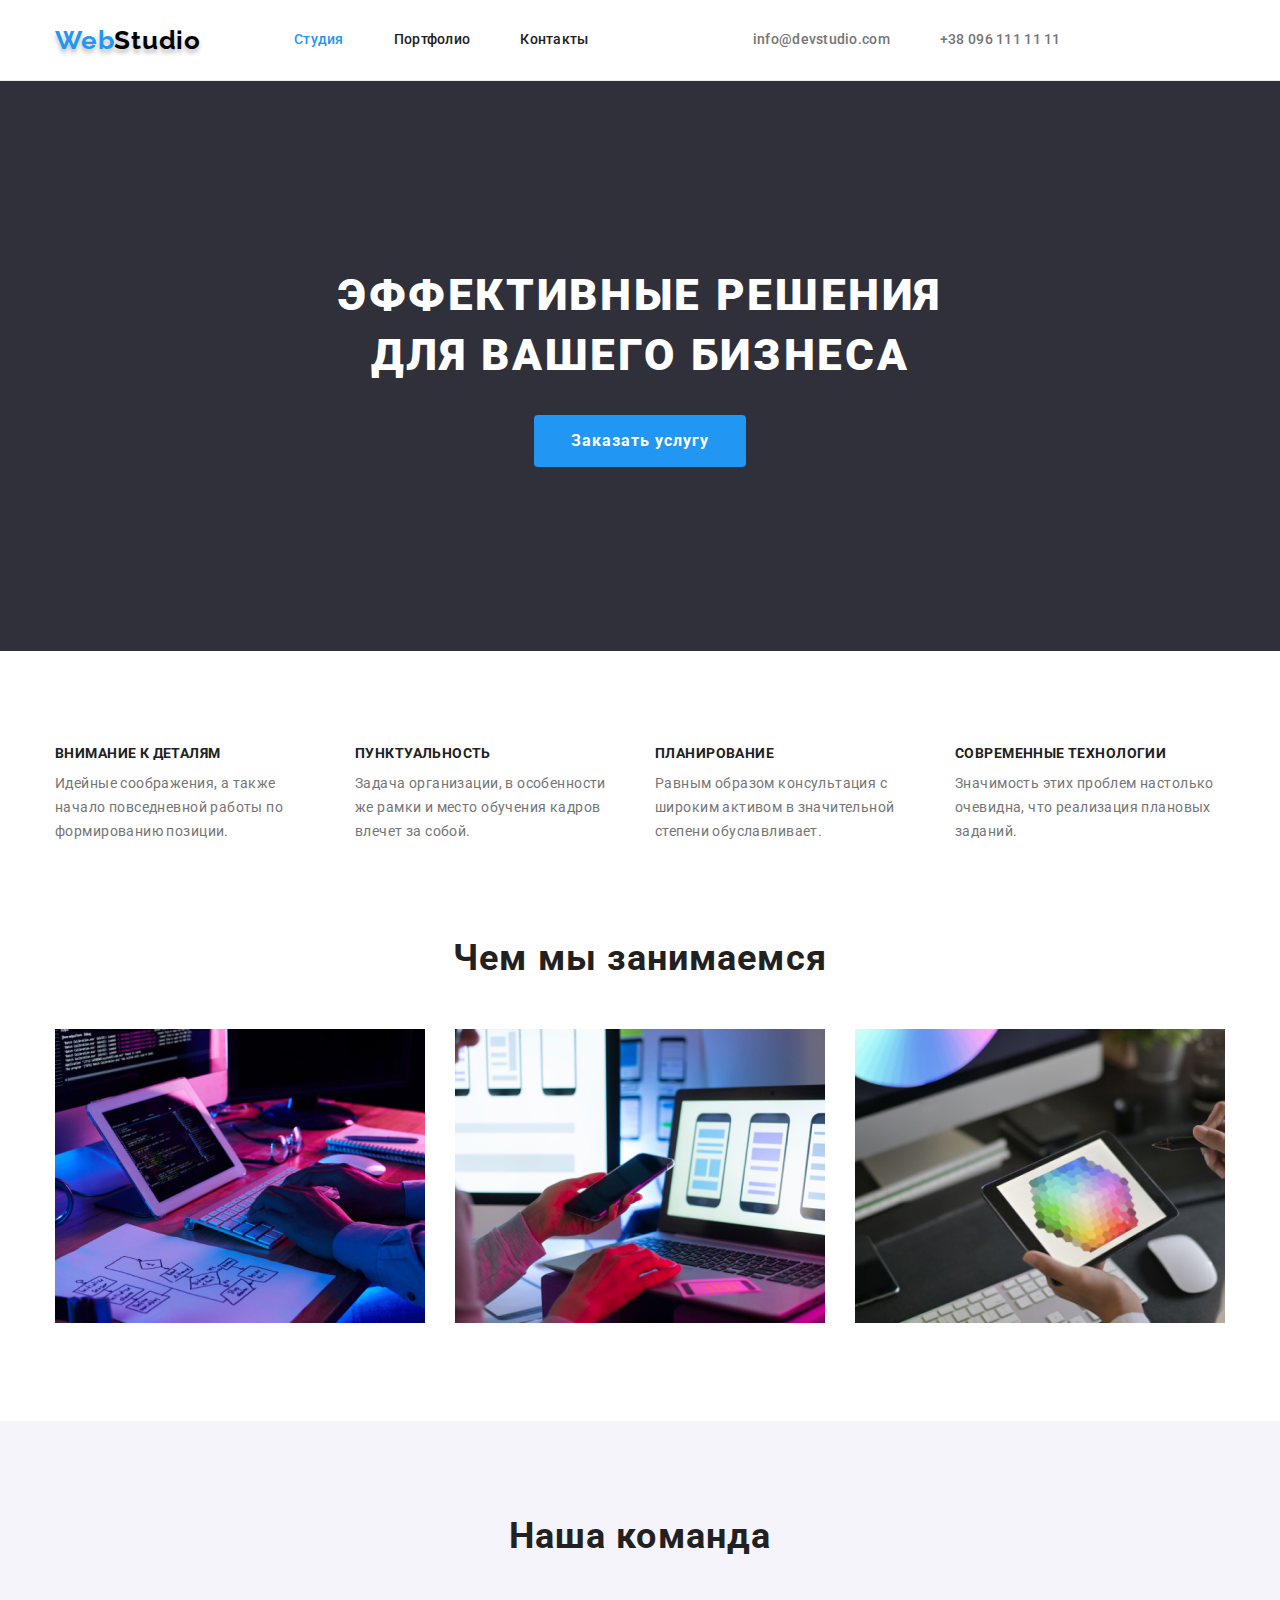
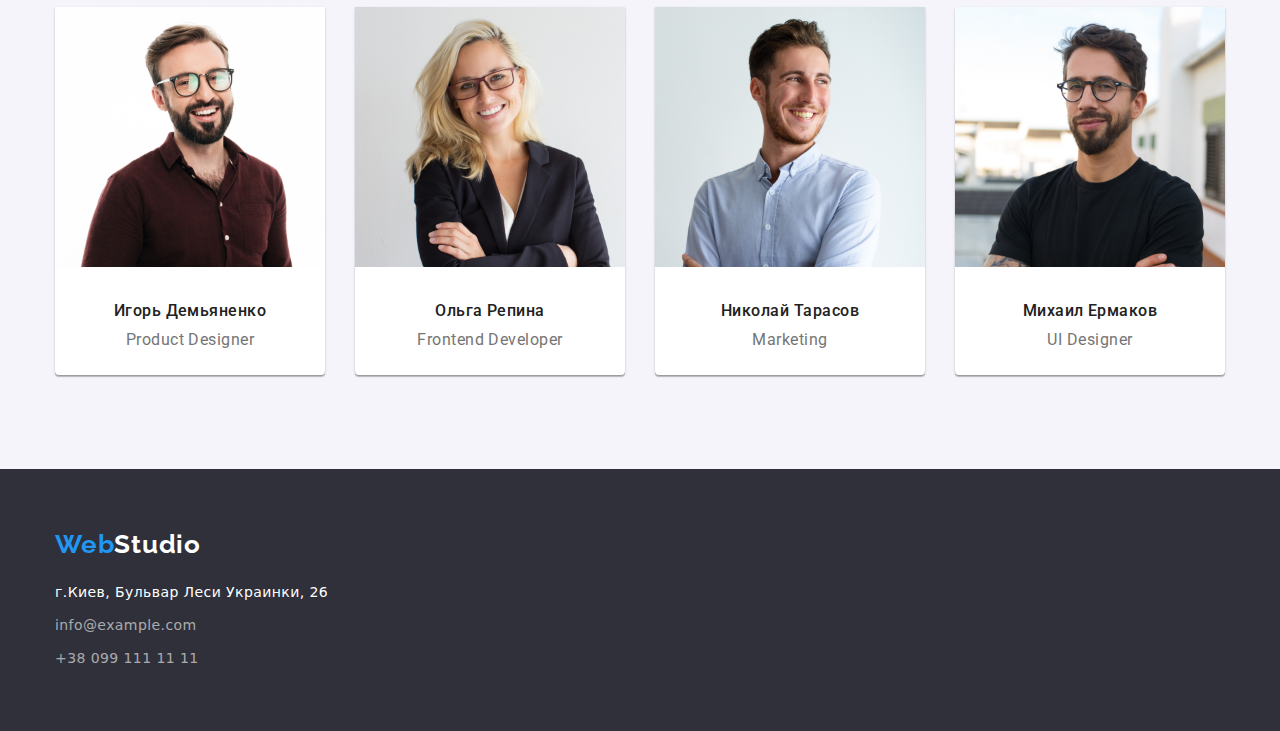
<file: index.html>
<!DOCTYPE html>

<html lang="ru">
<head>
    <meta charset="UTF-8" />
    <meta name="viewport" content="width=device-width, initial-scale=1.0" />
    <title>Web Studio</title>
    <link
        href="https://fonts.googleapis.com/css2?family=Raleway:wght@400;500;700&family=Roboto:wght@400;500;700;900&display=swap"
        rel="stylesheet" />
    <link rel="stylesheet" href="./css/modern-normalize.css" />
    <link rel="stylesheet" href="./css/styles.css" />
</head>
<body>
    <header>
        <div class="container head">
            <nav>
                <a href="./">
                    <p class="logo">
                        <span class="logo-blue">Web</span><span class="logo-black">Studio</span>
                    </p>
                </a>
                <ul class="nav-block">
                    <li class="list head-menu-item"><a class="active-link" href="./">Студия</a></li>
                    <li class="list head-menu-item"><a href="./portfolio.html">Портфолио</a></li>
                    <li class="list head-menu-item"><a href="">Контакты</a></li>
                </ul>
            </nav>
            <ul class="ul-contacts">
                <li class="list-contacts">
                    <a href="mailto:info@devstudio.com"> info@devstudio.com </a>
                </li>
                <li class="list-contacts">
                    <a href="tel:+380961111111"> +38 096 111 11 11 </a>
                </li>
            </ul>
        </div>
    </header>
    <main>
        <section class="hero-section">
            <div class="container hero">
                <h1>
                    Эффективные решения <br />
                    для вашего бизнеса
                </h1>
                <button class="hero-button">Заказать услугу</button>
            </div>
        </section>
        <section class="advantage">
            <div class="container">
                <ul>
                    <li>
                        <h3>Внимание к деталям</h3>
                        <p>
                            Идейные соображения, а также начало повседневной работы по
                            формированию позиции.
                        </p>
                    </li>
                    <li>
                        <h3>Пунктуальность</h3>
                        <p>
                            Задача организации, в особенности же рамки и место обучения
                            кадров влечет за собой.
                        </p>
                    </li>
                    <li>
                        <h3>Планирование</h3>
                        <p>
                            Равным образом консультация с широким активом в значительной
                            степени обуславливает.
                        </p>
                    </li>
                    <li>
                        <h3>Современные технологии</h3>
                        <p>
                            Значимость этих проблем настолько очевидна, что реализация
                            плановых заданий.
                        </p>
                    </li>
                </ul>
            </div>
        </section>
        <section class="section-wedo">
            <div class="wedo container">
                <h2>Чем мы занимаемся</h2>
                <ul class="wedo-img">
                    <li>
                        <a href=""><img src="./images/box1.jpg" width="370" alt="Программист изображений работает за столом в офисе" /></a>
                    </li>
                    <li>
                        <a href=""><img src="./images/box2.jpg" width="370" alt="Веб-дизайнеры пользовательского интерфейса разрабатывают приложения для смартфонов, команда разработчиков работает над интерфейсом мобильных телефонов" /></a>
                    </li>
                    <li>
                        <a href=""><img src="./images/box3.jpg" width="370" alt="Креативный художник веб-дизайна с рабочим графическим планшетом для выбора цвета" /></a>
                    </li>
                </ul>
            </div>
        </section>
        <section class="team-section">
            <div class="team container">
                <h2>Наша команда</h2>
                <ul>
                    <li>
                        <img src="./images/team_card1.jpg" width="270" alt="Дизайнер" />
                        <div class="team-hero">
                        <h3>Игорь Демьяненко</h3>
                        <p>Product Designer</p></div>
                    </li>
                    <li>
                        <img src="./images/team_card2.jpg" width="270" alt="Фронтенд-разработчик" />
                        <div class="team-hero">
                        <h3>Ольга Репина</h3>
                        <p>Frontend Developer</p></div>
                    </li>
                    <li>
                        <img src="./images/team_card3.jpg" width="270" alt="Маркетинг" />
                        <div class="team-hero">
                        <h3>Николай Тарасов</h3>
                        <p>Marketing</p></div>
                    </li>
                    <li>
                        <img src="./images/team_card4.jpg" width="270" alt="Веб-дизайнеры" />
                        <div class="team-hero">
                        <h3>Михаил Ермаков</h3>
                        <p>UI Designer</p></div>
                    </li>
                </ul>
            </div>
        </section>
        </main>
    <footer class="banner-footer">
        <div class="container down-page">
            <a href="./">
                <p class="logodown">
                    <span class="logo-blue">Web</span><span class="logo-white">Studio</span>
                </p>
            </a>
            <address class="adr">
                <span>г.Киев, Бульвар Леси Украинки, 26</span>
                <a href="mailto:info@example.com"> info@example.com </a>
                <a href="tel:+380991111111"> +38 099 111 11 11 </a>
            </address>
        </div>
    </footer>
</body>

</html>
</file>
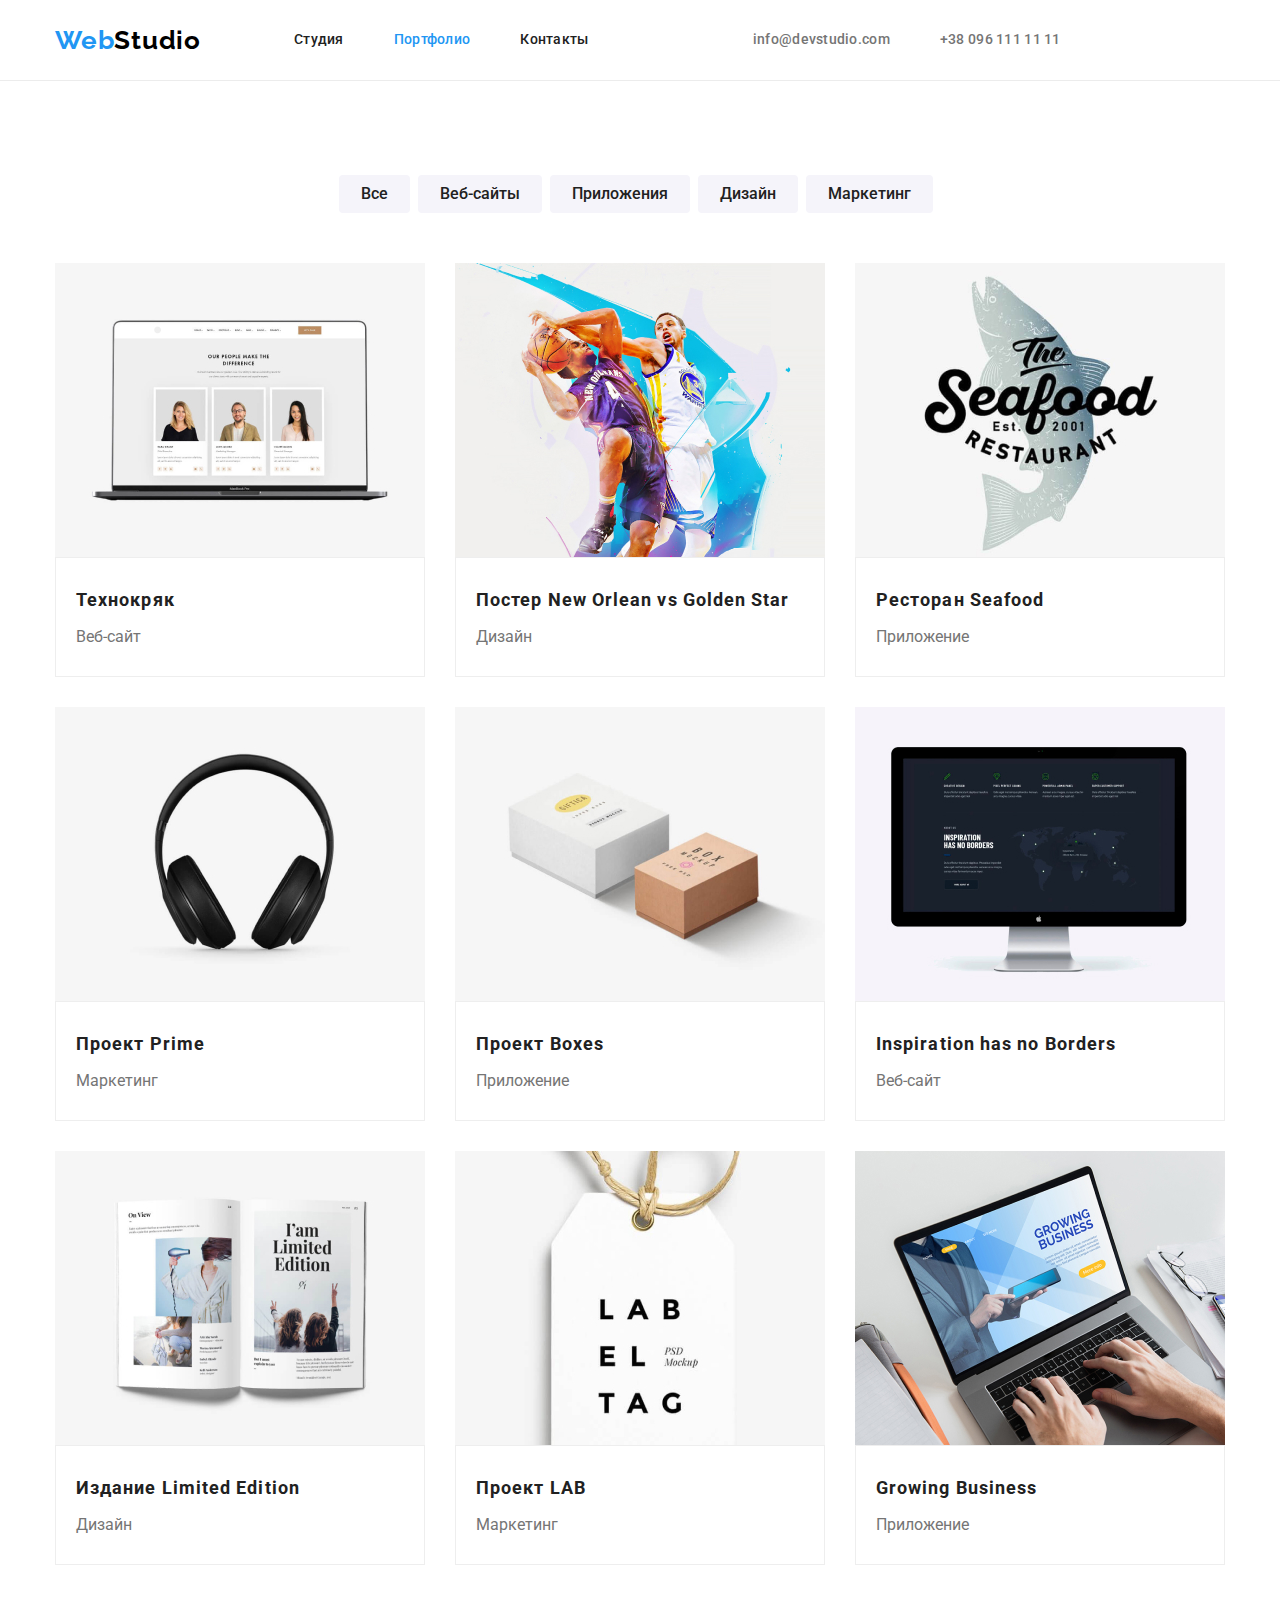
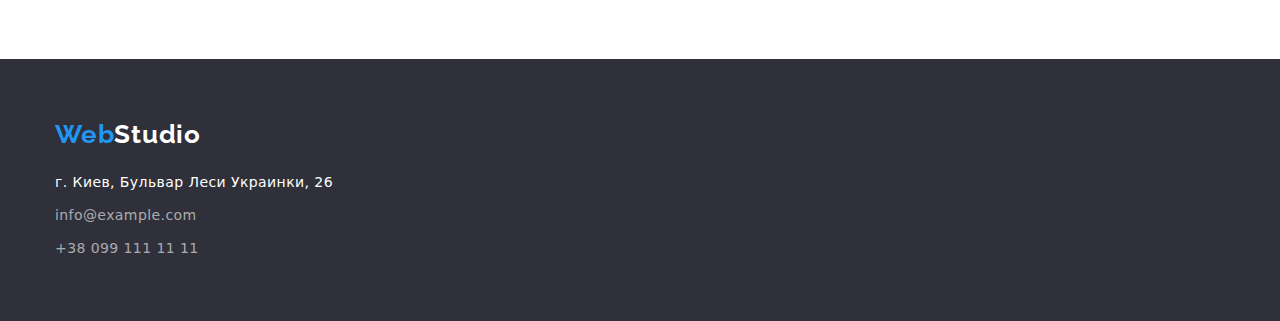
<file: portfolio.html>
<!DOCTYPE html>

<html lang="ru">
<head>
    <meta charset="UTF-8" />
    <meta name="viewport" content="width=device-width, initial-scale=1.0" />
    <title>Портфолио</title>
    <link
        href="https://fonts.googleapis.com/css2?family=Raleway:wght@400;500;700&family=Roboto:wght@400;500;700;900&display=swap"
        rel="stylesheet" /> 
    <link rel="stylesheet" href="./css/modern-normalize.css"/>
    <link rel="stylesheet" href="./css/styles.css" />
</head>

<body>
    <header>
        <div class="container head">
            <nav>
                <a href="./">
                    <p class="logo-portfolio">
                        <span class="logo-blue">Web</span><span class="logo-black">Studio</span>
                    </p>
                </a>
                 <ul class="nav-block">
                    <li class="list head-menu-item"><a href="./">Студия</a></li>
                    <li class="list head-menu-item">
                        <a class="active-link" href="./portfolio.html">Портфолио</a>
                    </li>
                    <li class="list head-menu-item"><a href="">Контакты</a></li>
                </ul>
            </nav>
            <ul class="ul-contacts">
                <li class="list-contacts">
                    <a href="mailto:info@devstudio.com"> info@devstudio.com </a>
                </li>
                <li class="list-contacts">
                    <a href="tel:+380961111111"> +38 096 111 11 11 </a>
                </li>
            </ul>
        </div>
    </header>
    <main>
        <!--HERO PORTFOLIO-->
        <section class="portfolio-section section">
            <div class="container">
                <h1 class="visually-hidden">Навигационное меню</h1>
                <ul class="hero-portfolio-menu-list list">
                    <li class="hero-portfolio-menu-item">
                        <button class="modal-btn-portfolio" type="button">Все</button>
                    </li>
                    <li class="hero-portfolio-menu-item">
                        <button class="modal-btn-portfolio" type="button">Веб-сайты</button>
                    </li>
                    <li class="hero-portfolio-menu-item">
                        <button class="modal-btn-portfolio" type="button">Приложения</button>
                    </li>
                    <li class="hero-portfolio-menu-item">
                        <button class="modal-btn-portfolio" type="button">Дизайн</button>
                    </li>
                    <li class="hero-portfolio-menu-item">
                        <button class="modal-btn-portfolio" type="button">Маркетинг</button>
                    </li>
                </ul>

        
        <!--WORK EXAMPLES-->
        <h2 class="visually-hidden">Примеры работ</h2>
        <ul class="example-list list">
            <li class="example-menu-item">
                <a href="" class="example-menu-item-link link">
                    <div class="example-list-img-wrapper"><img class="example-menu-img" src="./images/portfolio1.jpg"
                            alt="Технокряк" width="370" height="294">
        
                    </div>
                    <div class="border-example-menu">
                        <h2 class="example-menu-title">Технокряк</h2>
                        <p class="example-menu-description">Веб-сайт</p>
                    </div>
                </a>
            </li>
            <li class="example-menu-item">
                <a href="" class="example-menu-item-link link">
                    <div class="example-list-img-wrapper">
                        <img class="example-menu-img" src="./images/portfolio2.jpg" alt="Постер New Orlean vs Golden Star"
                            width="370" height="294">
                    </div>
                    <div class="border-example-menu">
                        <h2 class="example-menu-title">Постер New Orlean vs Golden Star</h2>
                        <p class="example-menu-description">Дизайн</p>
                    </div>
                </a>
            </li>
            <li class="example-menu-item">
                <a href="" class="example-menu-item-link link">
                    <div class="example-list-img-wrapper">
                        <img class="example-menu-img" src="./images/portfolio3.jpg" alt="Ресторан Seafood" width="370"
                            height="294">
        
                    </div>
                    <div class="border-example-menu">
                        <h2 class="example-menu-title">Ресторан Seafood</h2>
                        <p class="example-menu-description">Приложение</p>
                    </div>
                </a>
            </li>
            <li class="example-menu-item">
                <a href="" class="example-menu-item-link link">
                    <div class="example-list-img-wrapper">
                        <img class="example-menu-img" src="./images/portfolio4.jpg" alt="Проект Prime" width="370" height="294">
        
                    </div>
                    <div class="border-example-menu">
                        <h2 class="example-menu-title">Проект Prime</h2>
                        <p class="example-menu-description">Маркетинг</p>
                    </div>
                </a>
            </li>
            <li class="example-menu-item">
                <a href="" class="example-menu-item-link link">
                    <div class="example-list-img-wrapper">
                        <img class="example-menu-img" src="./images/portfolio5.jpg" alt="Проект Boxes" width="370" height="294">
        
                    </div>
                    <div class="border-example-menu">
                        <h2 class="example-menu-title">Проект Boxes</h2>
                        <p class="example-menu-description">Приложение</p>
                    </div>
                </a>
            </li>
            <li class="example-menu-item">
                <a href="" class="example-menu-item-link link">
                    <div class="example-list-img-wrapper">
                        <img class="example-menu-img" src="./images/portfolio6.jpg" alt="Inspiration has no Borders" width="370"
                            height="294">
        
                    </div>
                    <div class="border-example-menu">
                        <h2 class="example-menu-title" lang="en">Inspiration has no Borders</h2>
                        <p class="example-menu-description">Веб-сайт</p>
                    </div>
                </a>
            </li>
            <li class="example-menu-item">
                <a href="" class="example-menu-item-link link">
                    <div class="example-list-img-wrapper">
                        <img class="example-menu-img" src="./images/portfolio7.jpg" alt="Издание Limited Edition" width="370"
                            height="294">
        
                    </div>
                    <div class="border-example-menu">
                        <h2 class="example-menu-title">Издание Limited Edition</h2>
                        <p class="example-menu-description">Дизайн</p>
                    </div>
                </a>
            </li>
            <li class="example-menu-item">
                <a href="" class="example-menu-item-link link">
                    <div class="example-list-img-wrapper">
                        <img class="example-menu-img" src="./images/portfolio8.jpg" alt="Проект LAB" width="370" height="294">
        
                    </div>
                    <div class="border-example-menu">
                        <h2 class="example-menu-title">Проект LAB</h2>
                        <p class="example-menu-description">Маркетинг</p>
                    </div>
                </a>
            </li>
            <li class="example-menu-item">
                <a href="" class="example-menu-item-link link">
                    <div class="example-list-img-wrapper">
                        <img class="example-menu-img" src="./images/portfolio9.jpg" alt="Growing Business" width="370"
                            height="294">
        
                    </div>
                    <div class="border-example-menu">
                        <h2 class="example-menu-title" lang="en">Growing Business</h2>
                        <p class="example-menu-description">Приложение</p>
                    </div>
                </a>
            </li>
        </ul>
        </div>
        </section>
    </main>
    <footer>
        <div class="container down-page">
            <a href="./">
                <p class="logodown">
                    <span class="logo-blue">Web</span><span class="logo-white">Studio</span>
                </p>
            </a>
            <address class="adr">
                <span>г. Киев, Бульвар Леси Украинки, 26</span>
                <a href="mailto:info@example.com"> info@example.com </a>
                
                <a href="tel:+380991111111"> +38 099 111 11 11 </a>
            </address>
        </div>
    </footer>
</body>

</html>
</file>
<file: css/styles.css>
:root {
  --Logo-blue-color: #2196f3;
  --Logo-black-color: #000000;
  --Logo-white-color: #ffffff;
  --h2-text-color: #212121;
  --p-text-color: #757575;
  --footer-header-background: #2f303a;
  --our-team-background: #f5f4fa;
  --main-font: "Roboto", sans-serif;
  --secondary-font: "Raleway", sans-serif;
  --accent-color: #2196f3;
  --main-background-color: #ffffff;
  --main-text-color: #212121;
  --secondary-text-color: #757575;
  --nav-link-color: #000000;
  --footer-background-color: #2f303a;
  --btn-hover-color: #188ce8;
  --adress-link-color: rgba(255, 255, 255, 0.6);
  --aboutus-background-color: #f5f4fa;
  --alt-background-color: #c4c4c4;
  --overlay-hero-bg-color: rgba(47, 48, 58, 0.4);
  --main-icon-color: #afb1b8;
  --header-border: #ececec;
  --button-shadow: rgba(0, 0, 0, 0.15);
  --overlay-whatwedo-bg: rgba(47, 48, 58, 0.8);
  --footer-link-bg: rgba(255, 255, 255, 0.1);
  --modal-btn-shadow: rgba(0, 0, 0, 0.25);
  --border-example: #eeeeee;
  --overlay-prtf-bg: rgba(33, 150, 243, 0.9);
  --modal-bg-color: rgba(0, 0, 0, 0.2);
  --border-close-btn: rgba(0, 0, 0, 0.1);
}
.visually-hidden:not(:focus):not(:active) {
  position: absolute;

  width: 1px;
  height: 1px;
  margin: -1px;
  border: 0;
  padding: 0;

  white-space: nowrap;

  clip-path: inset(100%);
  clip: rect(0 0 0 0);
  overflow: hidden;
}
header > div {
  align-items: center;

  background-color: var(--Logo-white-color);
  font-family: Roboto;
  font-style: normal;
  font-weight: 500;
  font-size: 14px;
  line-height: 1.14;
  letter-spacing: 0.02em;
}

main {
  font-family: Roboto;
}
a {
  text-decoration: none;
}
ul {
  list-style: none;
  padding-left: 0;
  margin: 0 auto;
}
h1 {
  margin-top: 0;
  margin-bottom: 0;
}
h2 {
  margin-top: 0;
  margin-bottom: 0;

  color: var(--h2-text-color);
  font-style: normal;
  font-weight: bold;
  font-size: 36px;
  line-height: 42px;
  letter-spacing: 0.03em;
}

nav > a {
  margin-right: 93px;
  font-family: var(--secondary-font);
  font-weight: 700;
  font-size: 26px;
  line-height: 1.19;
  color: var(--nav-link-color);
}
p.logo {
  font-family: Raleway;
  font-style: normal;
  font-weight: bold;
  font-size: 26px;
  line-height: 31px;
  letter-spacing: 0.03em;
  text-shadow: 0px 4px 4px rgba(0, 0, 0, 0.25);
}
p.logo-portfolio {
  font-family: Raleway;
  font-style: normal;
  font-weight: bold;
  font-size: 26px;
  line-height: 31px;
  letter-spacing: 0.03em;
}
p.logodown {
  margin-bottom: 20px;
  margin-top: 0;
  font-family: Raleway;
  font-style: normal;
  font-weight: bold;
  font-size: 26px;
  line-height: 31px;
  letter-spacing: 0.03em;
}
span.logo-blue {
  color: var(--Logo-blue-color);
}
span.logo-black {
  color: var(--Logo-black-color);
}
span.logo-white {
  color: var(--Logo-white-color);
}
nav {
  display: flex;
  align-items: center;
}

.container {
  width: 1200px;
  padding-left: 15px;
  padding-right: 15px;
  margin: 0 auto;
}
.head {
  display: flex;
}
header > div {
  align-items: center;
  max-height: 80px;

  background-color: var(--Logo-white-color);
  font-family: Roboto;
  font-style: normal;
  font-weight: 500;
  font-size: 14px;
  line-height: 1.14;
  letter-spacing: 0.02em;
}
.list > a {
  color: var(--h2-text-color);
}
.list > a:hover,
.list > a:focus {
  color: var(--Logo-blue-color);
}

.ul-contacts {
  display: flex;
  align-items: center;
  margin-left: auto;
}
.ul-contacts li:not(:last-child) {
  margin-right: 50px;
}
.list-contacts > a {
  color: var(--p-text-color);
}
.list-contacts > a:hover,
.list-contacts > a:focus {
  color: var(--Logo-blue-color);
}
.head-menu-item:not(:last-child) {
  margin-right: 50px;
}

.nav-block {
  display: flex;
  align-items: center;
}
.nav-block li:not(:last-child) {
  margin-right: 50px;
}
.zero {
  align: center;
  width: 100%;
  size: 1;
  color: #ececec;
}

.hero {
  display: flex;
  flex-direction: column;
  justify-content: center;
  align-items: center;

  font-family: Roboto;
}
.hero-section {
  padding-top: 184px;
  padding-bottom: 184px;
  background-color: var(--footer-header-background);
}
.hero > h1 {
  color: var(--Logo-white-color);
  font-family: Roboto;
  font-style: normal;
  font-weight: 900;
  font-size: 44px;
  line-height: 60px;
  text-align: center;
  letter-spacing: 0.06em;
  text-transform: uppercase;
}
.hero-button {
  box-sizing: content-box;
  width: 200px;
  height: 50px;
  margin-top: 30px;
  border: var(--Logo-blue-color);
  border-radius: 4px;
  background-color: var(--Logo-blue-color);
  color: var(--Logo-white-color);
  font-style: normal;
  font-weight: bold;
  font-size: 16px;
  line-height: 30px;
  letter-spacing: 0.06em;
}
.hero-button:hover,
.hero-button:hover {
  background-color: var(--Logo-white-color);
  color: var(--Logo-blue-color);
  font-style: normal;
  font-weight: bold;
  font-size: 16px;
  line-height: 30px;
  text-align: center;
  letter-spacing: 0.06em;
}

.advantage {
  padding-top: 94px;
}
.advantage h3 {
  margin-top: 0;
  margin-bottom: 10px;
  color: var(--h2-text-color);
  font-style: normal;
  font-weight: bold;
  font-size: 14px;
  line-height: 16px;
  letter-spacing: 0.03em;
  text-transform: uppercase;
}
.advantage p {
  max-width: 270px;
  margin: 0;

  color: var(--p-text-color);
  font-style: normal;
  font-weight: normal;
  font-size: 14px;
  line-height: 24px;
  letter-spacing: 0.03em;
}
.advantage ul {
  display: flex;

  justify-content: space-between;
}

.section-wedo {
  padding-top: 94px;
  padding-bottom: 94px;
}
.wedo {
  flex-direction: column;
  margin-bottom: 0px;
}
.wedo > h2 {
  text-align: center;
  margin-bottom: 0px;
}
.wedo-img a {
  display: block;
  margin-bottom: 0px;
}
.wedo-img {
  display: flex;
  justify-content: space-between;
  margin-top: 50px;
  margin-bottom: 0px;
}

.team-section {
  padding-top: 94px;
  padding-bottom: 94px;
  background-color: var(--our-team-background);
}
.team {
  flex-direction: column;
  justify-content: center;
  align-items: center;
  font-style: normal;
  font-weight: 500;
  font-size: 16px;
  line-height: 19px;
  text-align: center;
  letter-spacing: 0.03em;
}
.team > h2 {
  margin-bottom: 50px;
  font-style: normal;
  font-weight: bold;
  font-size: 36px;
  line-height: 42px;
  text-align: center;
  letter-spacing: 0.03em;
}
.team > ul {
  display: flex;
  margin-bottom: 0px;
  margin-top: 0px;
  margin-left: auto;
  margin-right: auto;
  justify-content: space-between;
}
.team li {
  max-width: 270px;
  max-height: 368px;

  background-color: var(--Logo-white-color);
  box-shadow: 0px 1px 3px rgba(0, 0, 0, 0.12), 0px 1px 1px rgba(0, 0, 0, 0.14),
    0px 2px 1px rgba(0, 0, 0, 0.2);
  border-radius: 0px 0px 4px 4px;
}
.team li:not(:last-child) {
  margin-right: 30px;
}
.team h3 {
  margin-bottom: 10px;
  margin-top: 0px;
  color: var(--h2-text-color);
  font-style: normal;
  font-weight: 500;
  font-size: 16px;
  line-height: 19px;
  text-align: center;
  letter-spacing: 0.03em;
}
.team p {
  box-sizing: border-box;
  margin-top: 0px;
  margin-bottom: 0px;
  color: var(--p-text-color);
  font-style: normal;
  font-weight: normal;
  font-size: 16px;
  line-height: 19px;
  text-align: center;
  letter-spacing: 0.03em;
}
.team-hero {
  padding-bottom: 30px;
  padding-top: 30px;
}
footer {
  display: block;
  padding-top: 60px;
  padding-bottom: 60px;
  background-color: var(--footer-header-background);
}
.adr a {
  display: block;
  margin-top: 9px;

  color: rgba(255, 255, 255, 0.6);
}
address {
  font-style: normal;
  font-weight: normal;
  font-size: 14px;
  line-height: 24px;
  letter-spacing: 0.03em;
}
.down-page {
  flex-direction: column;
  align-items: flex-start;
}
footer > a > p {
  margin-top: 0;
}

.adr span {
  color: var(--Logo-white-color);
  font-style: normal;
  font-weight: normal;
  font-size: 14px;
  line-height: 1.71;
  /* or 171% */
  letter-spacing: 0.03em;
}
.adr a {
  color: rgba(255, 255, 255, 0.6);
  font-style: normal;
  font-weight: normal;
  font-size: 14px;
  line-height: 1.71;
  /* or 171% */
  letter-spacing: 0.03em;
}
a.active-link {
  color: var(--Logo-blue-color);
}
button.filter {
  padding: 6px 22px 6px 22px;
  color: var(--h2-text-color);
  background-color: var(--our-team-background);
  font-style: normal;
  font-weight: 500;
  font-size: 16px;
  line-height: 26px;
  text-align: center;
  letter-spacing: 0.03em;
  border-radius: 4px;
  box-shadow: none;
  border: none;
}
header {
  border-bottom: 1px solid #ececec;
}
button.filter:hover,
button.active:focus {
  color: var(--Logo-white-color);
  background-color: var(--Logo-blue-color);
  font-style: normal;
  font-weight: 500;
  font-size: 16px;
  line-height: 26px;
  text-align: center;
  letter-spacing: 0.03em;
  border-color: var(--Logo-white-color);
  box-shadow: 0px 4px 5px 0 rgba(0, 0, 0, 0.5); /* Параметры тени */
}
h2.img-head {
  color: var(--h2-text-color);
  font-style: normal;
  font-weight: bold;
  font-size: 18px;
  line-height: 36px;
  letter-spacing: 0.06em;
}
p.img-p {
  color: var(--p-text-color);
  font-style: normal;
  font-weight: normal;
  font-size: 16px;
  line-height: 30px;
  letter-spacing: 0.03em;
  margin-top: 0px;
  margin-bottom: 0px;
}
.no-display {
  display: none;
}
.zero {
  margin-bottom: 0px;
  margin-top: 0px;
}
.search-menu {
  display: flex;
  justify-content: center;
  margin-bottom: 50px;
}
.search-menu > li:not(:last-child) {
  margin-right: 8px;
}
.portfolio-section {
  padding-top: 94px;
  padding-bottom: 94px;
}
.portfolio-projects-list {
  padding-top: 20px;
  padding-bottom: 20px;
  padding-left: 24px;
  padding-right: 24px;
  border-width: 1px;
}
.portfolio-content {
  flex-direction: column;
  justify-content: center;
}
.portfolio-projects {
  display: flex;
  flex-wrap: wrap;
  justify-content: center;
  margin-top: 0px;
  margin-bottom: 0px;
}
.portfolio-projects > li {
  box-sizing: border-box;
  max-width: 370px;
  margin-top: 0px;
  margin-bottom: 0px;
  border-style: solid;
  border-color: #eeeeee;
}
.portfolio-projects > li:not(:nth-last-child(-n + 3)) {
  margin-bottom: 30px;
}
.portfolio-projects > li:not(:nth-child(3n + 0)) {
  margin-right: 30px;
}
.portfolio-projects > li > a > h2 {
  box-sizing: border-box;
  margin-left: 24px;
  margin-bottom: 4px;
  padding-top: 20px;
}
.portfolio-projects > li > a > p {
  box-sizing: border-box;
  margin-left: 24px;
  margin-top: 0px;
  margin-bottom: 0px;
  padding-bottom: 20px;
}

.hero-portfolio-menu-list {
  display: flex;
  margin-bottom: 50px;
  justify-content: center;
}
.hero-portfolio-menu-item {
  margin-right: 8px;
}
.modal-btn-portfolio {
  height: 38px;
  font-weight: 500;
  font-size: 16px;
  line-height: 1.62;
  color: var(--main-text-color);
  background-color: var(--aboutus-background-color);
  cursor: pointer;
  border-radius: 4px;
  padding: 6px 22px;
  box-sizing: border-box;
  border: 1px;
  transition: color 250ms cubic-bezier(0.4, 0, 0.2, 1),
    background-color 250ms cubic-bezier(0.4, 0, 0.2, 1),
    filter 250ms cubic-bezier(0.4, 0, 0.2, 1);
}
.modal-btn-portfolio:hover,
.modal-btn-portfolio:focus {
  background: var(--accent-color);
  color: var(--main-background-color);
  filter: drop-shadow(0px 4px 4px var(--modal-btn-shadow));
}
.example-list {
  display: flex;
  flex-wrap: wrap;
  margin-left: -30px;
  margin-top: -30px;
}
.border-example-menu {
  padding: 24px 20px;
  border: 1px solid var(--border-example);
  box-sizing: border-box;
}
.example-menu-item {
  flex-basis: calc((100% - 90px) / 3);
  margin-left: 30px;
  margin-top: 30px;
}
.example-list-img-wrapper {
  position: relative;
  overflow: hidden;
}
.example-menu-img {
  display: block;
}

.example-menu-title {
  font-weight: 700;
  font-size: 18px;
  line-height: 2;
  letter-spacing: 0.06em;
  margin-bottom: 4px;
}
.example-menu-description {
  font-size: 16px;
  line-height: 1.87;
  color: var(--secondary-text-color);

  margin-top: 0;
  margin-bottom: 0;
}
.example-menu-item-link {
  display: block;
  transition: box-shadow 250ms cubic-bezier(0.4, 0, 0.2, 1);
}
/* .example-menu-item-link:focus,
.example-menu-item-link:hover {
  box-shadow: 0px 4px 4px rgba(0, 0, 0, 0.25);
}
.example-menu-item-link:focus .overlay,
.example-menu-item-link:hover .overlay {
  transform: translateY(0);
} */
</file>
